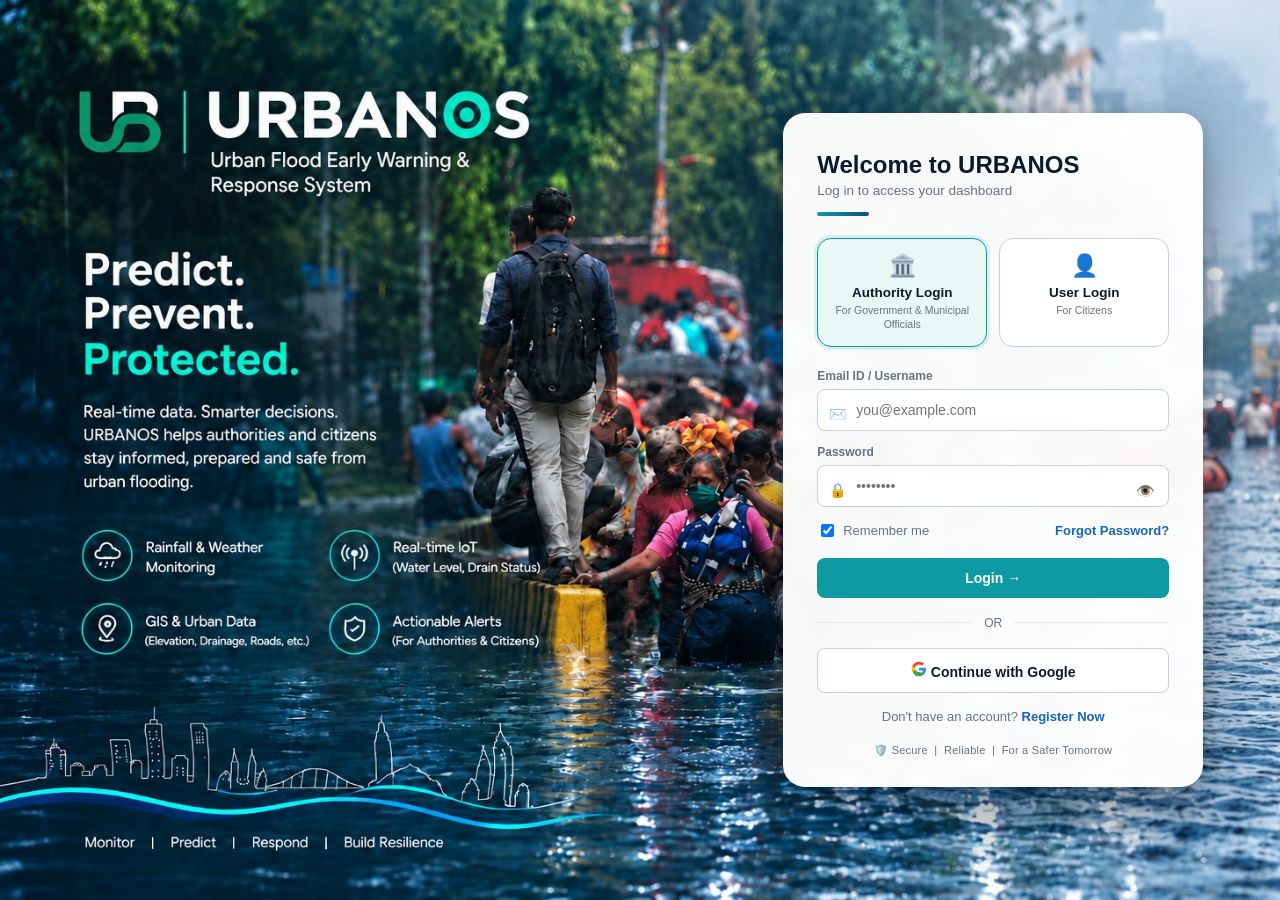
<file: frontend/index.html>
<!DOCTYPE html>
<html lang="en">
<head>
<meta charset="UTF-8" />
<meta name="viewport" content="width=device-width, initial-scale=1.0" />

<title>URBANOS — Urban Flood Early Warning &amp; Response System</title>

<link rel="stylesheet" href="css/tokens.css" />
<link rel="stylesheet" href="css/components.css" />
<link rel="stylesheet" href="css/login.css" />
<script src="https://accounts.google.com/gsi/client" async defer></script>

<style>
  /* Registration modal */
  .register-modal {
    position: fixed;
    inset: 0;
    z-index: 9999;
    display: none;
    align-items: center;
    justify-content: center;
    padding: 20px;
    background: rgba(0, 0, 0, 0.55);
  }

  .register-modal.show {
    display: flex;
  }

  .register-card {
    width: min(520px, 100%);
    max-height: 90vh;
    overflow-y: auto;
    background: #fff;
    border-radius: 18px;
    padding: 28px;
    box-shadow: 0 20px 60px rgba(0,0,0,0.25);
    position: relative;
  }

  .register-close {
    position: absolute;
    top: 12px;
    right: 14px;
    border: 0;
    background: transparent;
    font-size: 26px;
    cursor: pointer;
    color: #666;
  }

  .register-title {
    margin: 0 0 6px;
    font-size: 24px;
  }

  .register-subtitle {
    margin: 0 0 22px;
    color: #6b7280;
  }

  .register-role {
    display: grid;
    grid-template-columns: 1fr 1fr;
    gap: 12px;
    margin-bottom: 18px;
  }

  .register-role button {
    border: 1px solid #d7dce5;
    background: #fff;
    border-radius: 12px;
    padding: 14px;
    cursor: pointer;
    text-align: left;
  }

  .register-role button.active {
    border-color: var(--blue-600, #2563eb);
    background: #eff6ff;
  }

  .register-role strong {
    display: block;
    margin-bottom: 4px;
  }

  .register-role span {
    font-size: 12px;
    color: #6b7280;
  }

  .register-actions {
    display: flex;
    gap: 10px;
    margin-top: 20px;
  }

  .register-actions button {
    flex: 1;
  }

  @media (max-width: 520px) {
    .register-role {
      grid-template-columns: 1fr;
    }

    .register-card {
      padding: 22px;
    }
  }
</style>
</head>

<body>

<div class="login-shell">

  <div class="login-bg" aria-hidden="true">
    <img
      class="login-bg-img"
      src="assets/login-bg.jpg"
      alt=""
    />
  </div>

  <h1 class="sr-only">
    URBANOS — Urban Flood Early Warning &amp; Response System.
    Predict. Prevent. Protect.
  </h1>

  <div class="login-right">
    <div class="login-form-wrap">

      <div class="login-form-head">
        <h2>Welcome to URBANOS</h2>
        <p class="text-muted">
          Log in to access your dashboard
        </p>
        <div class="head-underline"></div>
      </div>

      <!-- ================= ROLE SELECTION ================= -->

      <div class="role-toggle" role="tablist">

        <button
          type="button"
          class="role-card"
          data-role="authority"
          id="tab-authority"
          role="tab"
          aria-selected="true"
        >
          <span class="role-icon">🏛️</span>
          <strong>Authority Login</strong>
          <span class="role-sub">
            For Government &amp; Municipal Officials
          </span>
        </button>

        <button
          type="button"
          class="role-card"
          data-role="citizen"
          id="tab-citizen"
          role="tab"
          aria-selected="false"
        >
          <span class="role-icon">👤</span>
          <strong>User Login</strong>
          <span class="role-sub">
            For Citizens
          </span>
        </button>

      </div>

      <!-- ================= LOGIN FORM ================= -->

      <form id="login-form">

        <div class="field input-icon-field">
          <label for="email">
            Email ID / Username
          </label>

          <span class="field-icon">✉️</span>

          <input
            class="input"
            id="email"
            type="text"
            placeholder="you@example.com"
            autocomplete="username"
          />
        </div>

        <div class="field input-icon-field">

          <label for="password">
            Password
          </label>

          <span class="field-icon">🔒</span>

          <input
            class="input"
            id="password"
            type="password"
            placeholder="••••••••"
            autocomplete="current-password"
          />

          <button
            type="button"
            class="field-eye"
            id="toggle-password"
            aria-label="Show password"
          >
            👁️
          </button>

        </div>

        <div
          class="flex justify-between items-center"
          style="margin-bottom:18px;"
        >

          <label
            class="text-sm text-muted flex items-center gap-6"
            style="cursor:pointer;"
          >
            <input
              type="checkbox"
              id="remember"
              checked
            />

            Remember me
          </label>

          <a
            href="#"
            class="text-sm"
            id="forgot-link"
            style="color:var(--blue-600); font-weight:700;"
          >
            Forgot Password?
          </a>

        </div>

        <button
          type="submit"
          class="btn btn-primary btn-block"
          id="login-btn"
        >
          Login →
        </button>

      </form>

      <!-- ================= GOOGLE ================= -->

      <div class="or-divider">
        <span>OR</span>
      </div>

      <button
        type="button"
        class="btn btn-outline btn-block"
        id="google-btn"
      >

        <svg
          width="16"
          height="16"
          viewBox="0 0 24 24"
        >
          <path
            fill="#4285F4"
            d="M22.56 12.25c0-.78-.07-1.53-.2-2.25H12v4.26h5.92c-.26 1.37-1.04 2.53-2.21 3.31v2.77h3.57c2.08-1.92 3.28-4.74 3.28-8.09z"
          />

          <path
            fill="#34A853"
            d="M12 23c2.97 0 5.46-.98 7.28-2.66l-3.57-2.77c-.98-.66-2.23-1.06-3.71-1.06-2.86 0-5.29-1.93-6.16-4.53H2.18v2.84C3.99 20.53 7.7 23 12 23z"
          />

          <path
            fill="#FBBC05"
            d="M5.84 14.04A7.18 7.18 0 0 1 5.46 12c0-.71.12-1.4.34-2.04V7.12H2.18A11.96 11.96 0 0 0 1 12c0 1.93.46 3.76 1.18 4.88l3.66-2.84z"
          />

          <path
            fill="#EA4335"
            d="M12 5.38c1.62 0 3.06.56 4.21 1.64l3.15-3.15C17.45 2.09 14.97 1 12 1 7.7 1 3.99 3.47 2.18 7.12l3.66 2.84C6.71 7.31 9.14 5.38 12 5.38z"
          />
        </svg>

        Continue with Google

      </button>

      <!-- ================= REGISTER ================= -->

      <p class="register-line">
        Don't have an account?
        <a href="#" id="register-link">
          Register Now
        </a>
      </p>

      <p class="secure-footer">
        🛡️ Secure &nbsp;|&nbsp;
        Reliable &nbsp;|&nbsp;
        For a Safer Tomorrow
      </p>

    </div>
  </div>
</div>


<!-- ========================================================= -->
<!-- REGISTRATION MODAL -->
<!-- ========================================================= -->

<div
  class="register-modal"
  id="register-modal"
  aria-hidden="true"
>

  <div
    class="register-card"
    role="dialog"
    aria-modal="true"
    aria-labelledby="register-title"
  >

    <button
      type="button"
      class="register-close"
      id="register-close"
      aria-label="Close registration"
    >
      ×
    </button>

    <h2
      class="register-title"
      id="register-title"
    >
      Create your URBANOS account
    </h2>

    <p class="register-subtitle">
      Register to access the URBANOS disaster management system.
    </p>


    <!-- ROLE -->

    <div class="register-role">

      <button
        type="button"
        id="register-citizen"
        class="active"
      >
        <strong>👤 Citizen / User</strong>
        <span>
          Report floods, hazards and request emergency assistance.
        </span>
      </button>

      <button
        type="button"
        id="register-authority"
      >
        <strong>🏛️ Authority</strong>
        <span>
          For government and municipal officials.
        </span>
      </button>

    </div>


    <!-- REGISTRATION FORM -->

    <form id="register-form">

      <div class="field">

        <label for="register-name">
          Full Name
        </label>

        <input
          class="input"
          id="register-name"
          type="text"
          placeholder="Enter your full name"
          autocomplete="name"
          required
        />

      </div>


      <div class="field">

        <label for="register-email">
          Email ID
        </label>

        <input
          class="input"
          id="register-email"
          type="email"
          placeholder="you@example.com"
          autocomplete="email"
          required
        />

      </div>


      <div class="field">

        <label for="register-password">
          Password
        </label>

        <input
          class="input"
          id="register-password"
          type="password"
          placeholder="Create a password"
          autocomplete="new-password"
          required
        />

      </div>


      <div class="field">

        <label for="register-confirm-password">
          Confirm Password
        </label>

        <input
          class="input"
          id="register-confirm-password"
          type="password"
          placeholder="Confirm your password"
          autocomplete="new-password"
          required
        />

      </div>


      <div class="register-actions">

        <button
          type="button"
          class="btn btn-outline"
          id="register-cancel"
        >
          Cancel
        </button>

        <button
          type="submit"
          class="btn btn-primary"
          id="register-submit"
        >
          Create Account
        </button>

      </div>

    </form>

  </div>

</div>


<div id="toast-root"></div>


<!-- ========================================================= -->
<!-- JAVASCRIPT -->
<!-- ========================================================= -->

<script src="js/api.js"></script>
<script src="js/data.js"></script>
<script src="js/locations.js"></script>
<script src="js/ui-common.js"></script>
<script src="js/auth.js"></script>

</body>
</html>
</file>
<file: frontend/css/tokens.css>
/* ============ URBANOS DESIGN TOKENS ============ */
:root{
  --navy-900:#0a1a2f;
  --navy-800:#0d2340;
  --teal-500:#0e9aa3;
  --teal-400:#14b8ae;
  --blue-600:#1565c0;
  --blue-700:#0b4f8a;
  --blue-50:#e7f1fc;

  --risk-low:#2e9e5b;
  --risk-medium:#e0a712;
  --risk-high:#e8722c;
  --risk-critical:#c62828;

  --bg-app:#f4f7fb;
  --card-bg:#ffffff;
  --border:#e3e8ef;
  --border-strong:#c7d0dc;

  --text-main:#111827;
  --text-muted:#6b7280;

  --radius-sm:8px;
  --radius-md:14px;
  --radius-lg:22px;

  --shadow-card:0 2px 10px rgba(16,24,40,0.06);
  --shadow-modal:0 20px 60px rgba(10,26,47,0.35);

  font-family:-apple-system,BlinkMacSystemFont,"Segoe UI",Roboto,Helvetica,Arial,sans-serif;
}

*{box-sizing:border-box;}
html,body{margin:0;padding:0;background:var(--bg-app);color:var(--text-main);}
img{max-width:100%;}
a{text-decoration:none;}
button{font-family:inherit;cursor:pointer;}
input,select{font-family:inherit;}

.hidden{display:none !important;}
.flex{display:flex;}
.items-center{align-items:center;}
.items-start{align-items:flex-start;}
.justify-between{justify-content:space-between;}
.gap-6{gap:6px;}
.gap-8{gap:8px;}
.text-sm{font-size:13px;}
.text-muted{color:var(--text-muted);}
</file>
<file: frontend/css/components.css>
/* ============ SHARED COMPONENTS ============ */

.btn{
  border:none;border-radius:var(--radius-sm);padding:12px 18px;
  font-weight:700;font-size:14px;transition:transform .12s ease, box-shadow .12s ease;
}
.btn-block{width:100%;}
.btn-sm{padding:8px 12px;font-size:13px;}
.btn-primary{background:var(--teal-500);color:#fff;}
.btn-primary:hover{background:var(--teal-400);}
.btn-outline{background:#fff;border:1px solid var(--border-strong);color:var(--text-main);}
.btn-outline:hover{background:#f7f9fc;}
.btn-danger{background:var(--risk-critical);color:#fff;}
.icon-btn{
  background:none;border:none;font-size:18px;padding:6px;border-radius:8px;
}
.icon-btn:hover{background:rgba(0,0,0,0.05);}
.link-btn{background:none;border:none;color:var(--blue-600);font-weight:700;font-size:13px;}

.input{
  width:100%;padding:12px 14px;border:1px solid var(--border-strong);
  border-radius:var(--radius-sm);font-size:14px;background:#fff;color:var(--text-main);
  outline:none;
}
.input:focus{border-color:var(--teal-500);box-shadow:0 0 0 3px rgba(14,154,163,0.15);}
.field{margin-bottom:14px;}
.field label{display:block;font-size:12px;font-weight:700;color:var(--text-muted);margin-bottom:6px;}

.card{background:var(--card-bg);border:1px solid var(--border);border-radius:var(--radius-md);box-shadow:var(--shadow-card);}
.card-pad{padding:16px;}

.badge{display:inline-block;padding:3px 10px;border-radius:20px;font-size:11px;font-weight:800;}
.badge-neutral{background:#eef1f6;color:#4b5563;}
.badge-low{background:#e6f6ec;color:var(--risk-low);}
.badge-medium{background:#fff6e0;color:var(--risk-medium);}
.badge-high{background:#fdece0;color:var(--risk-high);}
.badge-critical{background:#fde8e8;color:var(--risk-critical);}

.dot{display:inline-block;width:8px;height:8px;border-radius:50%;margin-right:4px;}
.dot-live{background:var(--risk-low);animation:pulse 1.4s infinite;}
.dot-low{background:var(--risk-low);}
.dot-medium{background:var(--risk-medium);}
.dot-high{background:var(--risk-high);}
.dot-critical{background:var(--risk-critical);}
@keyframes pulse{0%{opacity:1;}50%{opacity:.35;}100%{opacity:1;}}

.section-label{font-size:12px;font-weight:800;color:var(--text-muted);text-transform:uppercase;letter-spacing:.04em;margin:18px 0 8px;}
.rec-list{list-style:none;margin:0;padding:0;}
.rec-list li{padding:8px 0;border-bottom:1px dashed var(--border);font-size:13px;line-height:1.5;}
.rec-list li:last-child{border-bottom:none;}

/* Modal */
.modal-overlay{
  position:fixed;inset:0;background:rgba(10,20,35,.5);display:none;
  align-items:flex-end;justify-content:center;z-index:1000;
}
.modal-overlay.open{display:flex;}
.modal{
  background:#fff;width:100%;max-width:480px;border-radius:20px 20px 0 0;
  max-height:88vh;overflow-y:auto;box-shadow:var(--shadow-modal);
  animation:slideUp .22s ease;
}
.modal-wide{max-width:640px;}
@keyframes slideUp{from{transform:translateY(30px);opacity:0;}to{transform:translateY(0);opacity:1;}}
.modal-head{display:flex;justify-content:space-between;align-items:center;padding:16px 18px;border-bottom:1px solid var(--border);}
.modal-head h3{margin:0;font-size:16px;}
.modal-close{background:none;border:none;font-size:16px;color:var(--text-muted);}
.modal-body{padding:18px;}

/* Toast */
#toast-root{position:fixed;top:16px;left:50%;transform:translateX(-50%);z-index:2000;display:flex;flex-direction:column;gap:8px;}
.toast{
  background:var(--navy-900);color:#fff;padding:10px 16px;border-radius:10px;font-size:13px;
  box-shadow:0 8px 24px rgba(0,0,0,.25);animation:fadeIn .2s ease;
}
.toast.success{background:var(--risk-low);}
.toast.error{background:var(--risk-critical);}
@keyframes fadeIn{from{opacity:0;transform:translateY(-6px);}to{opacity:1;transform:translateY(0);}}

.map-box{width:100%;height:280px;border-radius:var(--radius-md);overflow:hidden;border:1px solid var(--border);background:#e9eef3;}

/* Severity / type pickers */
.severity-picker{display:flex;gap:8px;flex-wrap:wrap;}
.severity-picker button{
  flex:1;min-width:90px;padding:10px;border-radius:10px;border:1px solid var(--border-strong);
  background:#fff;font-weight:700;font-size:13px;
}
.severity-picker button.active{background:var(--teal-500);color:#fff;border-color:var(--teal-500);}

/* Complaint tracker stepper */
.stepper{list-style:none;margin:0;padding:0;}
.stepper li{position:relative;padding:0 0 22px 28px;font-size:13px;}
.stepper li:last-child{padding-bottom:0;}
.stepper li::before{
  content:"";position:absolute;left:4px;top:2px;width:12px;height:12px;border-radius:50%;
  background:var(--border-strong);
}
.stepper li::after{
  content:"";position:absolute;left:9px;top:14px;width:2px;height:100%;background:var(--border);
}
.stepper li:last-child::after{display:none;}
.stepper li.done::before{background:var(--risk-low);}
.stepper li.current::before{background:var(--teal-500);box-shadow:0 0 0 4px rgba(14,154,163,0.2);}
.stepper li .step-label{font-weight:700;}
.stepper li .step-time{color:var(--text-muted);font-size:11px;}

/* Precaution banner */
.precaution-banner{
  display:flex;gap:10px;align-items:flex-start;background:#fff6e0;border:1px solid #f0d78a;
  border-radius:var(--radius-md);padding:12px 14px;margin-bottom:14px;
}
.precaution-banner .pb-icon{font-size:20px;}
.precaution-banner strong{display:block;font-size:13px;margin-bottom:2px;}
.precaution-banner p{margin:0;font-size:12.5px;color:#7a5c00;}

.list-row{display:flex;justify-content:space-between;align-items:center;padding:12px 16px;border-bottom:1px solid var(--border);}
.list-row:last-child{border-bottom:none;}
</file>
<file: frontend/css/login.css>
/* ============ LOGIN PAGE ============ */
html,body{height:100%;}
body{overflow-x:hidden;}

.login-shell{
  min-height:100vh;
  position:relative;
  overflow:hidden;
}

/* -------- FULL-SCREEN brand photo (all text baked into image) -------- */
.login-bg{
  position:fixed;
  top:0; left:0; right:0; bottom:0;
  z-index:0;
  background:#06172a;
  overflow:hidden;
}
/* background-size:cover fills the entire screen edge-to-edge with no empty
   bars/blur strips on any side. object-position is anchored to the top-left
   (where the logo/headline/feature copy live) so that content is always
   fully visible — any cropping cover has to do lands on the plainer bottom
   -right of the photo instead. */
.login-bg-img{
  position:absolute;
  top:0; left:0; right:0; bottom:0;
  width:100%;
  height:100%;
  object-fit:cover;
  object-position:left top;
}
.sr-only{
  position:absolute; width:1px; height:1px; padding:0; margin:-1px;
  overflow:hidden; clip:rect(0,0,0,0); white-space:nowrap; border:0;
}

/* -------- RIGHT: login card floating ON TOP of the full background photo -------- */
.login-right{
  position:relative;
  z-index:2;
  min-height:100vh;
  width:100%;
  display:flex;
  align-items:center;
  justify-content:flex-end;
  padding:32px 6vw;
}
.login-form-wrap{
  background:rgba(255,255,255,.97);
  width:100%;
  max-width:420px;
  border-radius:var(--radius-lg);
  box-shadow:0 30px 70px rgba(4,16,32,.45), 0 4px 18px rgba(4,16,32,.2);
  padding:38px 34px 30px;
  backdrop-filter:blur(6px);
}
.login-form-head h2{margin:0 0 4px;font-size:24px;color:var(--navy-900);font-weight:800;}
.login-form-head p{margin:0;font-size:13.5px;}
.head-underline{
  width:52px;height:4px;border-radius:4px;margin:14px 0 22px;
  background:linear-gradient(90deg,var(--teal-500),var(--blue-700));
}

.role-toggle{display:flex;gap:12px;margin-bottom:22px;}
.role-card{
  flex:1;border:1.5px solid var(--border-strong);border-radius:14px;background:#fff;
  padding:14px 10px;text-align:center;display:flex;flex-direction:column;align-items:center;gap:4px;
  transition:all .15s ease;
}
.role-card .role-icon{font-size:22px;margin-bottom:2px;}
.role-card strong{font-size:13.5px;color:var(--navy-900);}
.role-card .role-sub{font-size:10.5px;color:var(--text-muted);line-height:1.3;}
.role-card.active{
  background:#e7f8f7;border-color:var(--teal-500);
  box-shadow:0 0 0 3px rgba(14,154,163,.12);
}

.input-icon-field{position:relative;}
.input-icon-field label{margin-bottom:6px;}
.input-icon-field .input{padding-left:38px;}
.input-icon-field .field-icon{
  position:absolute;left:12px;top:37px;font-size:14px;color:var(--text-muted);
}
.field-eye{
  position:absolute;right:10px;top:33px;background:none;border:none;font-size:15px;
  color:var(--text-muted);padding:4px;
}

.or-divider{
  display:flex;align-items:center;gap:12px;margin:18px 0;color:var(--text-muted);font-size:12px;
}
.or-divider::before,.or-divider::after{content:"";flex:1;height:1px;background:var(--border);}

.register-line{text-align:center;font-size:13px;margin:16px 0 0;color:var(--text-muted);}
.register-line a{color:var(--blue-600);font-weight:700;}

.secure-footer{
  text-align:center;font-size:11px;color:var(--text-muted);margin:20px 0 0;letter-spacing:.02em;
}

@media (max-width:980px){
  .login-right{justify-content:center;padding:20px;}
}
@media (max-width:640px){
  /* On narrow phones cover crops the sides, but object-position:left top
     keeps the logo/headline in frame; the card sits lower so it doesn't
     bury the branding at the top of the photo. */
  .login-right{align-items:flex-end;padding:16px;}
  .login-form-wrap{max-width:100%;}
}
</file>
<file: frontend/css/location.css>
.loc-shell{min-height:100vh;display:flex;align-items:center;justify-content:center;padding:24px;background:linear-gradient(160deg,var(--navy-900),var(--blue-700));}
.loc-card{background:#fff;width:100%;max-width:640px;border-radius:var(--radius-lg);box-shadow:var(--shadow-modal);padding:30px 34px;}
.loc-head{display:flex;justify-content:space-between;align-items:center;margin-bottom:20px;}
.brand-mark-sm{width:32px;height:32px;border-radius:9px;background:linear-gradient(135deg,var(--teal-500),var(--blue-700));display:flex;align-items:center;justify-content:center;}

.loc-steps{display:flex;align-items:center;margin-bottom:26px;}
.loc-step{display:flex;align-items:center;gap:8px;font-size:12.5px;font-weight:700;color:var(--text-muted);}
.loc-step span{width:22px;height:22px;border-radius:50%;background:var(--border);color:#fff;display:flex;align-items:center;justify-content:center;font-size:11px;}
.loc-step.active{color:var(--navy-900);}
.loc-step.active span{background:var(--teal-500);}
.loc-step-line{flex:1;height:2px;background:var(--border);margin:0 10px;}

.loc-title{margin:0 0 4px;font-size:19px;color:var(--navy-900);}
.loc-grid{display:grid;grid-template-columns:repeat(auto-fill,minmax(140px,1fr));gap:10px;max-height:340px;overflow-y:auto;}
.loc-grid-zone{grid-template-columns:repeat(auto-fill,minmax(160px,1fr));}
.loc-chip{
  border:1.5px solid var(--border-strong);border-radius:12px;padding:12px 10px;text-align:center;
  font-size:13px;font-weight:700;background:#fff;color:var(--text-main);
}
.loc-chip:hover{border-color:var(--teal-500);}
.loc-chip.active{background:#e7f8f7;border-color:var(--teal-500);color:var(--navy-900);}
</file>
